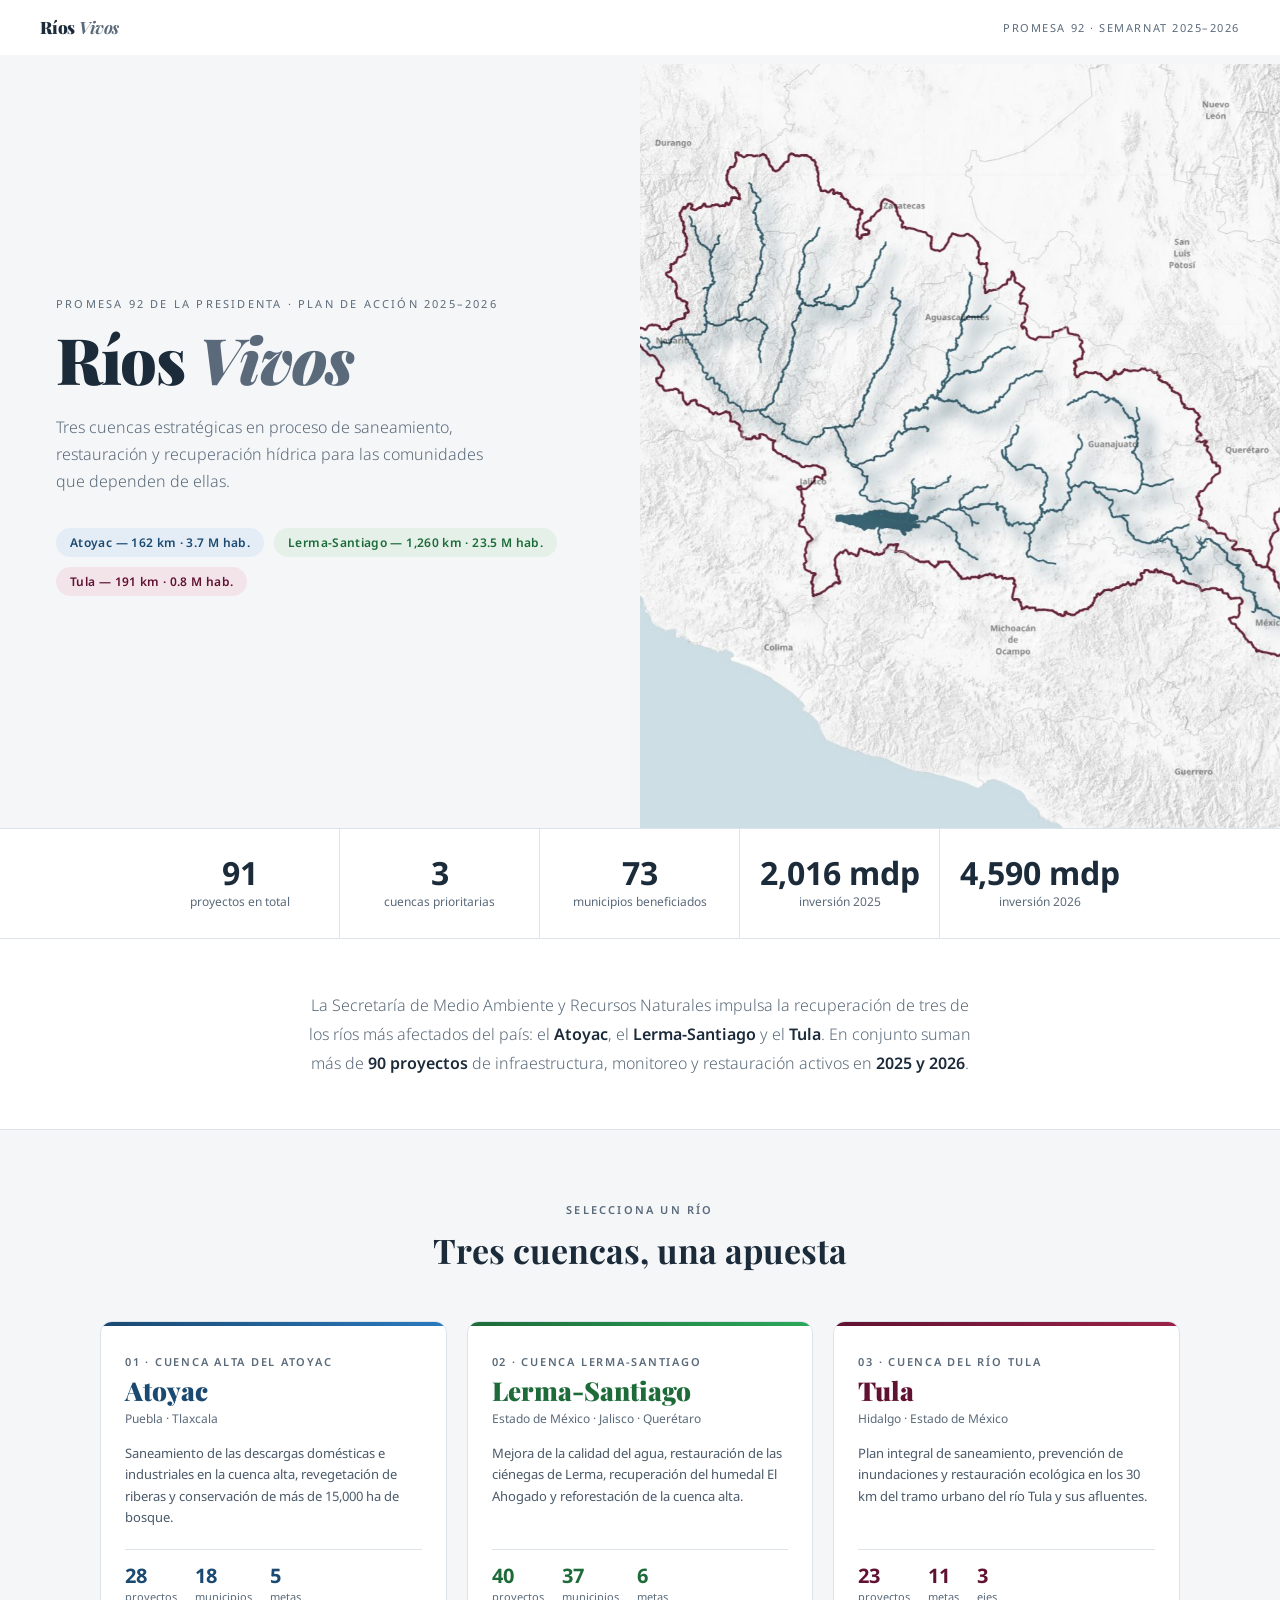
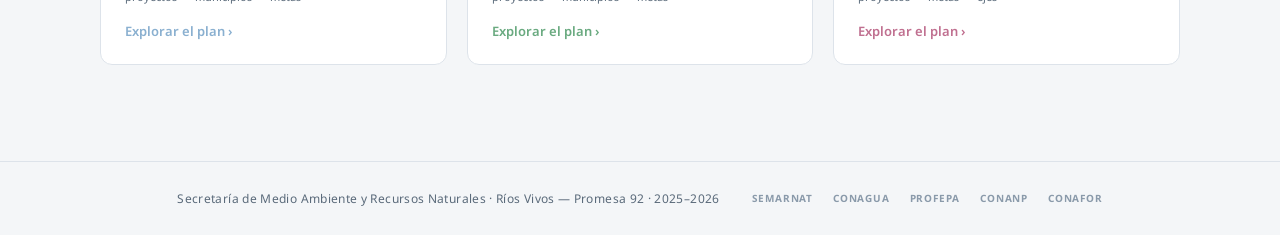
<file: index.html>
<!DOCTYPE html>
<html lang="es">
<head>
  <meta charset="UTF-8" />
  <meta name="viewport" content="width=device-width, initial-scale=1.0" />
  <title>Ríos Vivos — Promesa 92</title>
  <link href="https://fonts.googleapis.com/css2?family=Playfair+Display:ital,wght@0,700;0,900;1,700&family=Noto+Sans:wght@300;400;500;600&display=swap" rel="stylesheet" />
  <style>
    *, *::before, *::after { box-sizing: border-box; margin: 0; padding: 0; }
    :root {
      --atoyac: #1a4971;
      --lerma:  #1e6b3a;
      --tula:   #611232;
      --ink:    #1c2b3a;
      --muted:  #5a6a7a;
      --off:    #f4f6f8;
      --border: #dde3ea;
    }
    html { scroll-behavior: smooth; }
    body { font-family: 'Noto Sans', sans-serif; background: #fff; color: var(--ink); overflow-x: hidden; }

    /* NAV */
    nav {
      position: fixed; top: 0; left: 0; right: 0; z-index: 100;
      display: flex; align-items: center; justify-content: space-between;
      padding: 16px 40px; background: rgba(255,255,255,.95);
      border-bottom: 1px solid transparent;
      backdrop-filter: blur(8px);
      transition: border-color .3s, padding .3s;
    }
    nav.scrolled { border-bottom-color: var(--border); padding: 12px 40px; }
    .nav-logo {
      font-family: 'Playfair Display', serif;
      font-size: 17px; font-weight: 900; color: var(--ink);
      text-decoration: none; letter-spacing: -.01em;
    }
    .nav-logo em { font-style: italic; color: var(--muted); font-weight: 700; }
    .nav-tag {
      font-size: 11px; letter-spacing: .14em; text-transform: uppercase;
      color: var(--muted); font-weight: 400;
    }

    /* HERO — imagen del mapa */
    .hero {
      padding-top: 64px;
      display: grid; grid-template-columns: 1fr 1fr;
      min-height: 92vh; align-items: center;
      background: var(--off);
    }
    .hero-left {
      padding: 60px 56px 60px 56px;
      display: flex; flex-direction: column; justify-content: center;
    }
    .hero-tag {
      font-size: 11px; letter-spacing: .2em; text-transform: uppercase;
      color: var(--muted); margin-bottom: 18px;
      opacity: 0; animation: fadeUp .6s .2s forwards;
    }
    .hero-title {
      font-family: 'Playfair Display', serif;
      font-size: clamp(42px, 5vw, 72px); font-weight: 900; line-height: .95;
      letter-spacing: -.02em; color: var(--ink);
      opacity: 0; animation: fadeUp .8s .35s forwards;
    }
    .hero-title em { font-style: italic; color: var(--muted); }
    .hero-sub {
      margin-top: 24px; max-width: 440px;
      font-size: 16px; color: var(--muted); font-weight: 300; line-height: 1.7;
      opacity: 0; animation: fadeUp .7s .55s forwards;
    }
    .hero-badges {
      display: flex; gap: 10px; flex-wrap: wrap; margin-top: 32px;
      opacity: 0; animation: fadeUp .6s .7s forwards;
    }
    .hbadge {
      font-size: 12px; font-weight: 600; padding: 6px 14px; border-radius: 20px;
      letter-spacing: .03em;
    }
    .hb-at { background: #e4edf5; color: var(--atoyac); }
    .hb-le { background: #e4f0e8; color: var(--lerma); }
    .hb-tu { background: #f3e4ea; color: var(--tula); }
    .hero-right {
      position: relative; height: 100%;
      display: flex; align-items: center; justify-content: center;
      overflow: hidden;
    }
    .hero-map-img {
      width: 100%; height: 100%; object-fit: cover;
      opacity: 0; animation: fadeUp .9s .3s forwards;
    }
    @keyframes fadeUp { from{opacity:0;transform:translateY(14px)} to{opacity:1;transform:translateY(0)} }

    /* STATS STRIP */
    .stats-strip {
      display: flex; justify-content: center;
      border-top: 1px solid var(--border); border-bottom: 1px solid var(--border);
      background: #fff;
    }
    .stat-item {
      flex: 1; max-width: 200px; text-align: center;
      padding: 28px 16px; border-right: 1px solid var(--border);
    }
    .stat-item:last-child { border-right: none; }
    .stat-v { font-size: 32px; font-weight: 700; color: var(--ink); line-height: 1; }
    .stat-l { font-size: 12px; color: var(--muted); margin-top: 4px; font-weight: 400; }

    /* INTRO */
    .intro-strip {
      background: #fff; padding: 52px 40px; text-align: center;
      border-bottom: 1px solid var(--border);
    }
    .intro-strip p {
      max-width: 680px; margin: 0 auto;
      font-size: 16px; line-height: 1.8; color: var(--muted); font-weight: 300;
    }
    .intro-strip strong { color: var(--ink); font-weight: 600; }

    /* RÍOS SECTION */
    .s-rios { padding: 72px 40px 96px; background: var(--off); }
    .s-rios-header {
      text-align: center; margin-bottom: 48px;
      opacity: 0; transform: translateY(14px);
      transition: opacity .6s, transform .6s;
    }
    .s-rios-header.visible { opacity: 1; transform: none; }
    .s-tag { font-size: 11px; font-weight: 600; letter-spacing: .2em; text-transform: uppercase; color: var(--muted); display: block; margin-bottom: 10px; }
    .s-title { font-family: 'Playfair Display', serif; font-size: clamp(24px, 2.8vw, 34px); font-weight: 700; color: var(--ink); }

    .rios-grid {
      display: grid; grid-template-columns: repeat(3, 1fr);
      gap: 20px; max-width: 1080px; margin: 0 auto;
    }

    /* RÍO CARD */
    .rio-card {
      position: relative; border-radius: 12px; overflow: hidden;
      background: #fff; border: 1px solid var(--border);
      display: flex; flex-direction: column;
      opacity: 0; transform: translateY(20px);
      transition: opacity .6s, transform .6s, box-shadow .2s, border-color .2s;
      text-decoration: none; color: var(--ink);
    }
    .rio-card.visible { opacity: 1; transform: none; }
    .rio-card:hover { box-shadow: 0 8px 32px rgba(0,0,0,.1); border-color: #c0cdd8; }
    .rio-card:hover .rc-stripe { height: 6px; }

    .rc-stripe { height: 4px; transition: height .2s; flex-shrink: 0; }
    .rc-atoyac { background: linear-gradient(90deg, var(--atoyac), #2a7abf); }
    .rc-lerma  { background: linear-gradient(90deg, var(--lerma),  #2aa85a); }
    .rc-tula   { background: linear-gradient(90deg, var(--tula),   #9b2247); }

    .rc-body { padding: 28px 24px 24px; flex: 1; display: flex; flex-direction: column; }
    .rc-num  { font-size: 11px; font-weight: 600; letter-spacing: .16em; text-transform: uppercase; color: var(--muted); margin-bottom: 8px; }
    .rc-name {
      font-family: 'Playfair Display', serif;
      font-size: 26px; font-weight: 900; line-height: 1.1; margin-bottom: 4px;
    }
    .rc-name.cn-atoyac { color: var(--atoyac); }
    .rc-name.cn-lerma  { color: var(--lerma); }
    .rc-name.cn-tula   { color: var(--tula); }
    .rc-sub { font-size: 12px; color: var(--muted); margin-bottom: 16px; }
    .rc-desc { font-size: 13px; line-height: 1.65; color: #4a5a6a; flex: 1; margin-bottom: 20px; }
    .rc-stats { display: flex; gap: 18px; padding-top: 16px; border-top: 1px solid var(--border); }
    .rc-stat-v { font-size: 20px; font-weight: 700; line-height: 1; }
    .rc-stat-v.sv-atoyac { color: var(--atoyac); }
    .rc-stat-v.sv-lerma  { color: var(--lerma); }
    .rc-stat-v.sv-tula   { color: var(--tula); }
    .rc-stat-l { font-size: 11px; color: var(--muted); margin-top: 3px; }
    .rc-cta {
      display: inline-flex; align-items: center; gap: 5px;
      font-size: 13px; font-weight: 600; color: var(--muted);
      margin-top: 18px; transition: color .2s;
    }
    .rc-cta.ct-at { color: #8ab0d0; }
    .rc-cta.ct-le { color: #6aaa80; }
    .rc-cta.ct-tu { color: #c07090; }
    .rio-card:hover .rc-cta { opacity: 1; }
    .rio-card:hover .ct-at { color: var(--atoyac); }
    .rio-card:hover .ct-le { color: var(--lerma); }
    .rio-card:hover .ct-tu { color: var(--tula); }

    /* FOOTER */
    footer {
      background: var(--off); border-top: 1px solid var(--border);
      text-align: center; padding: 28px 40px;
      font-size: 12px; color: var(--muted); letter-spacing: .03em;
      display: flex; align-items: center; justify-content: center; gap: 32px;
    }
    .footer-logos { display: flex; align-items: center; gap: 20px; }
    .footer-logos span {
      font-size: 10px; font-weight: 700; letter-spacing: .08em;
      text-transform: uppercase; color: #8a9aaa;
    }

    /* MOBILE */
    @media (max-width: 860px) {
      nav { padding: 14px 20px; }
      .hero { grid-template-columns: 1fr; min-height: auto; }
      .hero-left { padding: 48px 24px 32px; }
      .hero-right { height: 280px; }
      .rios-grid { grid-template-columns: 1fr; }
      .s-rios { padding: 52px 20px 72px; }
      .intro-strip { padding: 36px 20px; }
      .stats-strip { flex-wrap: wrap; }
      .stat-item { min-width: 50%; border-right: none; border-bottom: 1px solid var(--border); }
      footer { flex-direction: column; gap: 12px; }
    }
  </style>
</head>
<body>

<nav id="main-nav">
  <a href="index.html" class="nav-logo">Ríos <em>Vivos</em></a>
  <span class="nav-tag">Promesa 92 · SEMARNAT 2025–2026</span>
</nav>

<!-- HERO -->
<section class="hero">
  <div class="hero-left">
    <p class="hero-tag">Promesa 92 de la presidenta · Plan de acción 2025–2026</p>
    <h1 class="hero-title">Ríos <em>Vivos</em></h1>
    <p class="hero-sub">Tres cuencas estratégicas en proceso de saneamiento, restauración y recuperación hídrica para las comunidades que dependen de ellas.</p>
    <div class="hero-badges">
      <span class="hbadge hb-at">Atoyac — 162 km · 3.7 M hab.</span>
      <span class="hbadge hb-le">Lerma-Santiago — 1,260 km · 23.5 M hab.</span>
      <span class="hbadge hb-tu">Tula — 191 km · 0.8 M hab.</span>
    </div>
  </div>
  <div class="hero-right">
    <img class="hero-map-img" src="img/tres_rios.jpg" alt="Mapa de las tres cuencas: Atoyac, Lerma-Santiago y Tula" />
  </div>
</section>

<!-- STATS -->
<div class="stats-strip">
  <div class="stat-item"><div class="stat-v">91</div><div class="stat-l">proyectos en total</div></div>
  <div class="stat-item"><div class="stat-v">3</div><div class="stat-l">cuencas prioritarias</div></div>
  <div class="stat-item"><div class="stat-v">73</div><div class="stat-l">municipios beneficiados</div></div>
  <div class="stat-item"><div class="stat-v">2,016 mdp</div><div class="stat-l">inversión 2025</div></div>
  <div class="stat-item"><div class="stat-v">4,590 mdp</div><div class="stat-l">inversión 2026</div></div>
</div>

<!-- INTRO -->
<div class="intro-strip">
  <p>La Secretaría de Medio Ambiente y Recursos Naturales impulsa la recuperación de tres de los ríos más afectados del país: el <strong>Atoyac</strong>, el <strong>Lerma-Santiago</strong> y el <strong>Tula</strong>. En conjunto suman más de <strong>90 proyectos</strong> de infraestructura, monitoreo y restauración activos en <strong>2025 y 2026</strong>.</p>
</div>

<!-- TRES RÍOS -->
<section class="s-rios" id="rios">
  <div class="s-rios-header reveal">
    <span class="s-tag">Selecciona un río</span>
    <h2 class="s-title">Tres cuencas, una apuesta</h2>
  </div>

  <div class="rios-grid">

    <!-- ATOYAC -->
    <a class="rio-card reveal" href="atoyac.html" style="transition-delay:.05s">
      <div class="rc-stripe rc-atoyac"></div>
      <div class="rc-body">
        <div class="rc-num">01 · Cuenca alta del Atoyac</div>
        <div class="rc-name cn-atoyac">Atoyac</div>
        <div class="rc-sub">Puebla · Tlaxcala</div>
        <p class="rc-desc">Saneamiento de las descargas domésticas e industriales en la cuenca alta, revegetación de riberas y conservación de más de 15,000 ha de bosque.</p>
        <div class="rc-stats">
          <div><div class="rc-stat-v sv-atoyac">28</div><div class="rc-stat-l">proyectos</div></div>
          <div><div class="rc-stat-v sv-atoyac">18</div><div class="rc-stat-l">municipios</div></div>
          <div><div class="rc-stat-v sv-atoyac">5</div><div class="rc-stat-l">metas</div></div>
        </div>
        <span class="rc-cta ct-at">Explorar el plan ›</span>
      </div>
    </a>

    <!-- LERMA-SANTIAGO -->
    <a class="rio-card reveal" href="lerma.html" style="transition-delay:.15s">
      <div class="rc-stripe rc-lerma"></div>
      <div class="rc-body">
        <div class="rc-num">02 · Cuenca Lerma-Santiago</div>
        <div class="rc-name cn-lerma">Lerma-Santiago</div>
        <div class="rc-sub">Estado de México · Jalisco · Querétaro</div>
        <p class="rc-desc">Mejora de la calidad del agua, restauración de las ciénegas de Lerma, recuperación del humedal El Ahogado y reforestación de la cuenca alta.</p>
        <div class="rc-stats">
          <div><div class="rc-stat-v sv-lerma">40</div><div class="rc-stat-l">proyectos</div></div>
          <div><div class="rc-stat-v sv-lerma">37</div><div class="rc-stat-l">municipios</div></div>
          <div><div class="rc-stat-v sv-lerma">6</div><div class="rc-stat-l">metas</div></div>
        </div>
        <span class="rc-cta ct-le">Explorar el plan ›</span>
      </div>
    </a>

    <!-- TULA -->
    <a class="rio-card reveal" href="https://andymsan.github.io/rio-tula/" target="_blank" style="transition-delay:.25s">
      <div class="rc-stripe rc-tula"></div>
      <div class="rc-body">
        <div class="rc-num">03 · Cuenca del Río Tula</div>
        <div class="rc-name cn-tula">Tula</div>
        <div class="rc-sub">Hidalgo · Estado de México</div>
        <p class="rc-desc">Plan integral de saneamiento, prevención de inundaciones y restauración ecológica en los 30 km del tramo urbano del río Tula y sus afluentes.</p>
        <div class="rc-stats">
          <div><div class="rc-stat-v sv-tula">23</div><div class="rc-stat-l">proyectos</div></div>
          <div><div class="rc-stat-v sv-tula">11</div><div class="rc-stat-l">metas</div></div>
          <div><div class="rc-stat-v sv-tula">3</div><div class="rc-stat-l">ejes</div></div>
        </div>
        <span class="rc-cta ct-tu">Explorar el plan ›</span>
      </div>
    </a>

  </div>
</section>

<footer>
  <span>Secretaría de Medio Ambiente y Recursos Naturales · Ríos Vivos — Promesa 92 · 2025–2026</span>
  <div class="footer-logos">
    <span>SEMARNAT</span><span>CONAGUA</span><span>PROFEPA</span><span>CONANP</span><span>CONAFOR</span>
  </div>
</footer>

<script>
  const nav = document.getElementById('main-nav');
  window.addEventListener('scroll', () => nav.classList.toggle('scrolled', scrollY > 50));

  const obs = new IntersectionObserver(entries =>
    entries.forEach(e => { if (e.isIntersecting) { e.target.classList.add('visible'); obs.unobserve(e.target); } }),
    { threshold: 0.1 }
  );
  document.querySelectorAll('.reveal').forEach(el => obs.observe(el));
</script>
</body>
</html>
</file>
